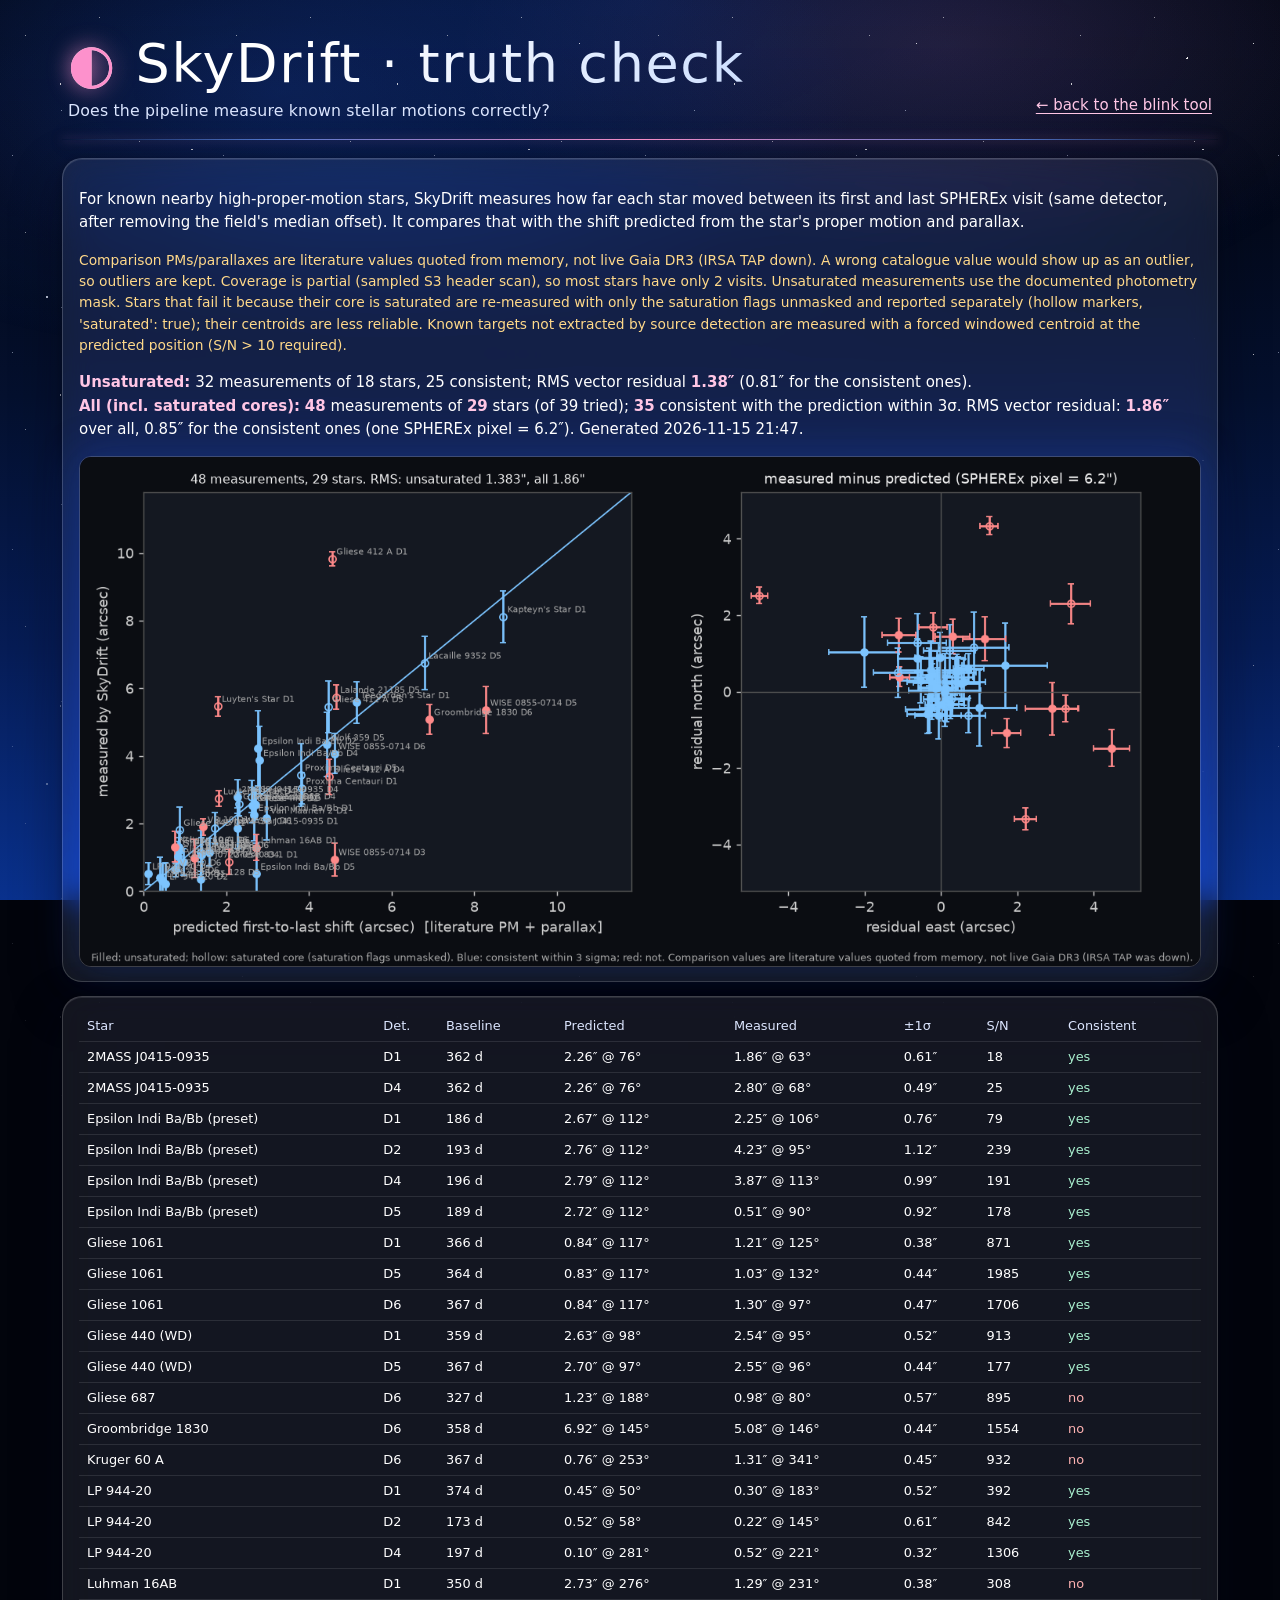
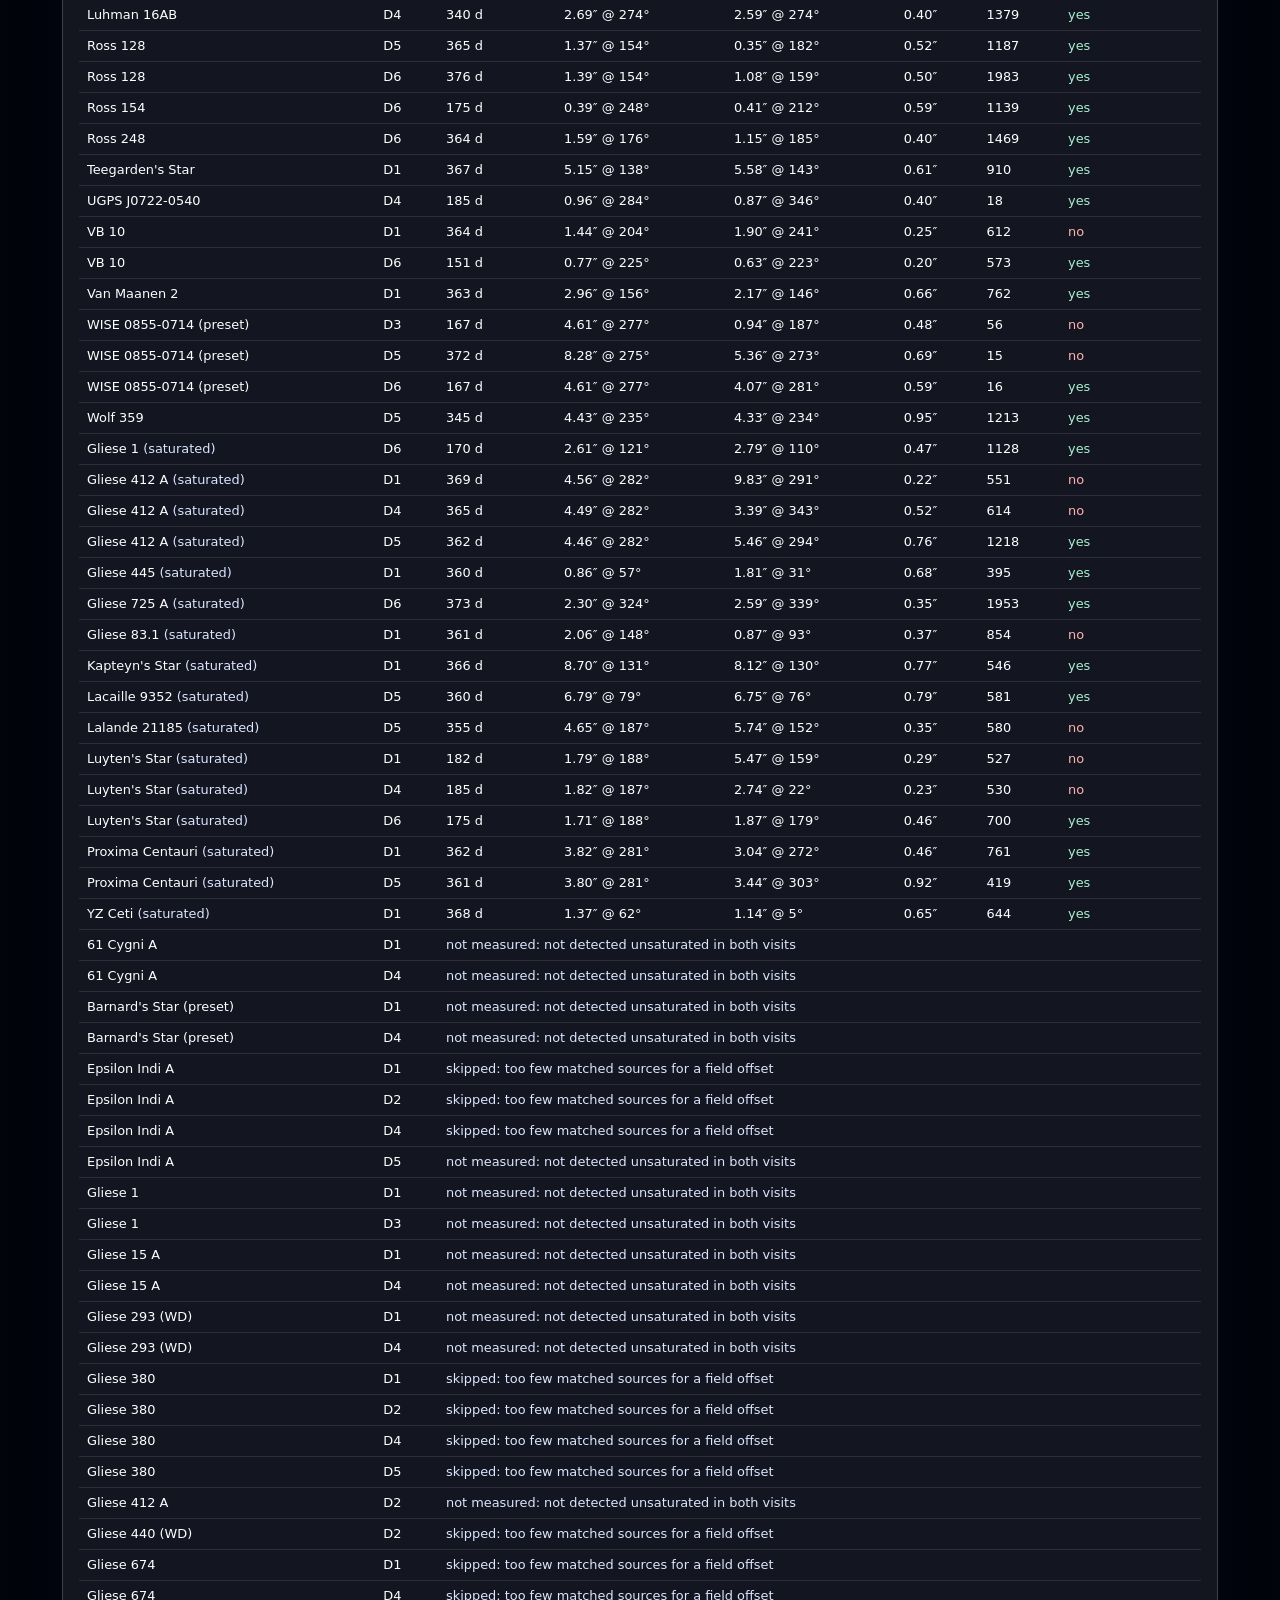
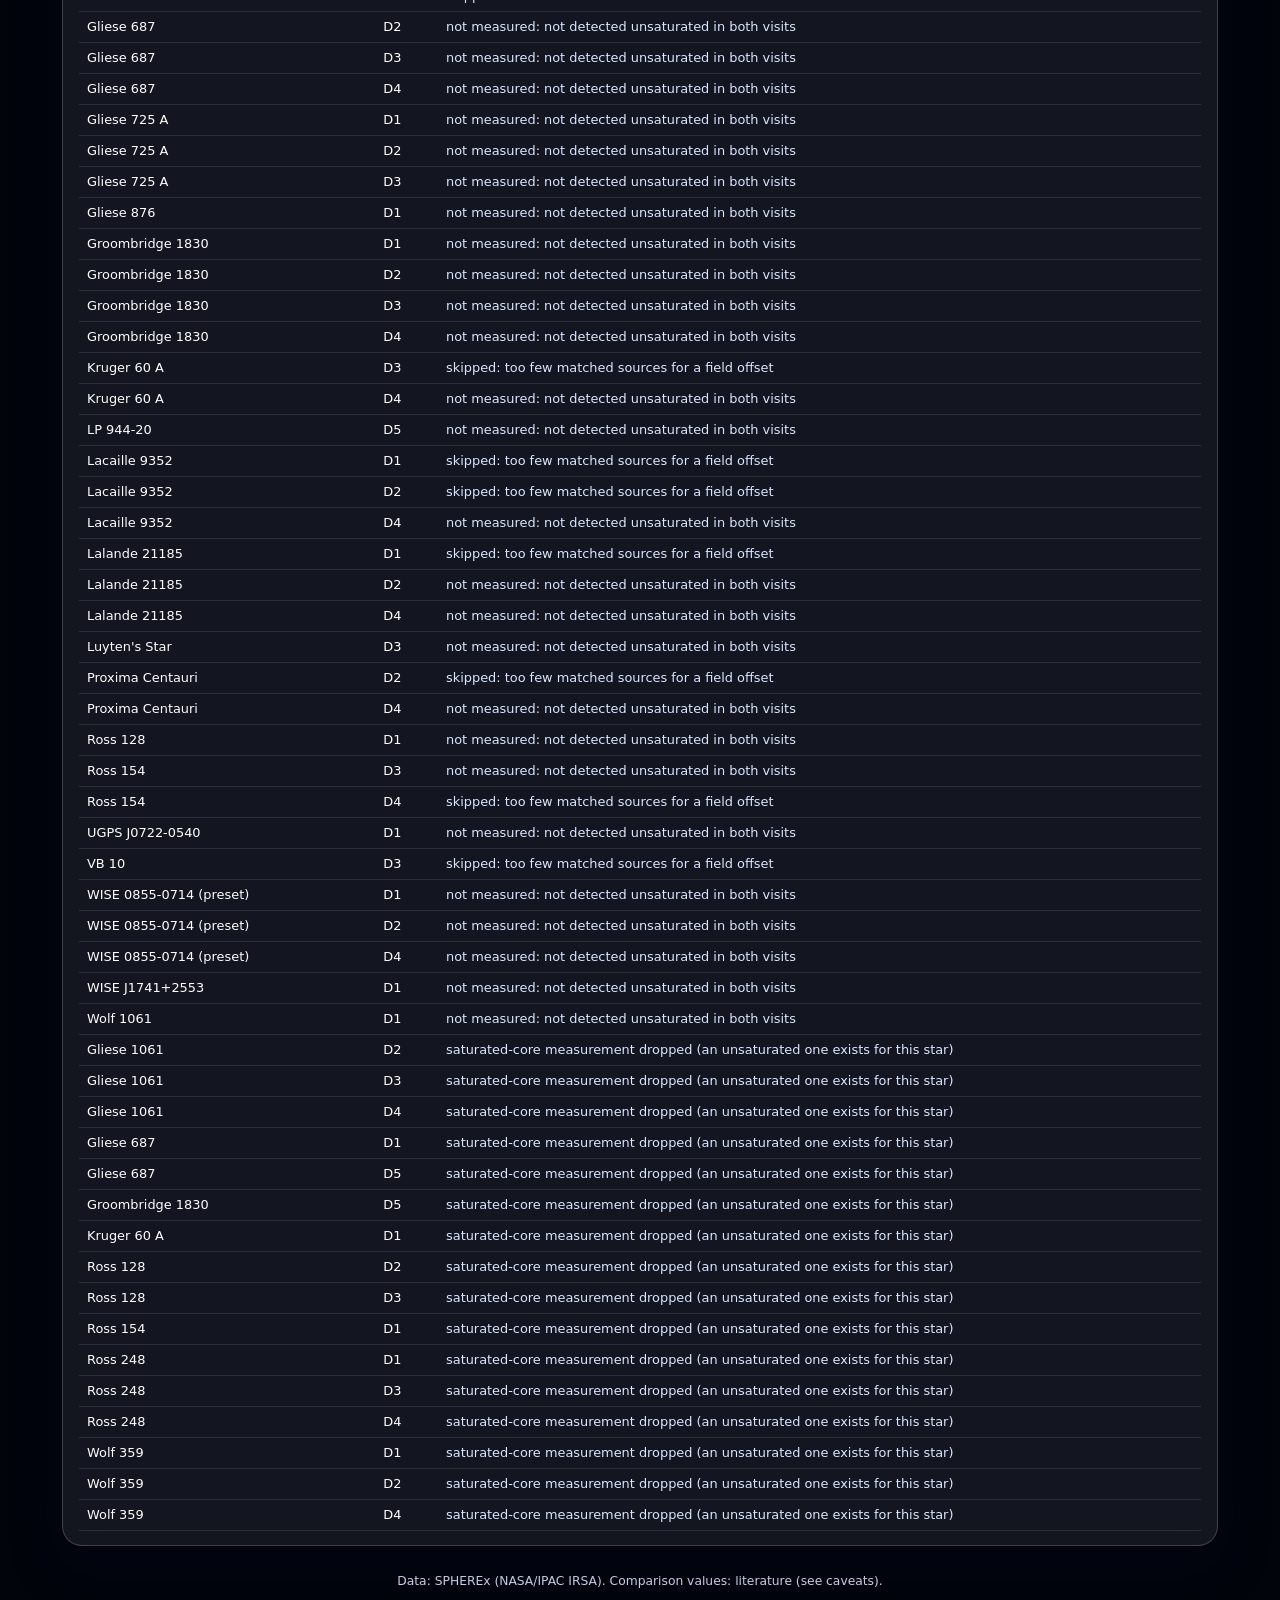
<file: docs/validation.html>
<!doctype html>
<!-- AI-assisted: written with Claude Code (Anthropic). See AI_USAGE.md. -->
<html lang="en">
<head>
<meta charset="utf-8">
<meta name="viewport" content="width=device-width, initial-scale=1">
<title>SkyDrift Validation</title>
<link rel="stylesheet" href="static/style.css">
</head>
<body>
<div class="sky" aria-hidden="true"><div class="nebula"></div><div class="stars s1"></div><div class="stars s2"></div><div class="stars s3"></div></div>
<script>document.addEventListener("visibilitychange", () => document.documentElement.classList.toggle("tab-hidden", document.hidden));</script>
<div class="shell page">
<header class="topbar">
  <div class="titles">
    <h1 class="brand"><span class="logo">◐</span> SkyDrift · truth check</h1>
    <p class="tag">Does the pipeline measure known stellar motions correctly?</p>
  </div>
  <a class="toplink" href="./">← back to the blink tool</a>
</header>
<div class="horizon" aria-hidden="true"></div>
<section class="card">
  <p>For known nearby high-proper-motion stars, SkyDrift measures how far each star moved between its
    first and last SPHEREx visit (same detector, after removing the field's median offset). It compares
    that with the shift predicted from the star's proper motion and parallax.</p>
  <p class="warn" id="caveat"></p>
  <p id="summary"></p>
  <img class="plot" src="static/validation/truth_plot.png" alt="Measured vs predicted shift with 1:1 line, and residual vectors">
</section>
<section class="card wrap">
  <table class="v" id="tbl"></table>
</section>
<footer>Data: SPHEREx (NASA/IPAC IRSA). Comparison values: literature (see caveats).</footer>
</div>
<script src="static/validation.js"></script>
</body>
</html>
</file>
<file: docs/static/style.css>
/* AI-assisted: written with Claude Code (Anthropic). See AI_USAGE.md. */
/* Palette: deep blue #09318D, white #FFFFFF, bubblegum pink #FD91CC (+ derived shades).
   Sky frames (#stage canvas) never transition: blink frames are hard cuts. */
:root {
  --blue: #09318D; --space: #02040C;
  --blue-950: #020b26; --blue-900: #04174a; --blue-800: #06226b; --blue-700: #09318D;
  --blue-600: #1a46b0; --blue-400: #5b84e0; --blue-200: #c9d8ff;
  --white: #FFFFFF; --text: #FFFFFF; --muted: #dce6ff;
  --pink: #FD91CC; --pink-light: #FEB2DA; --pink-deep: #f46fb6; --pink-text: #ffc6e5;
  --ink: #09318D;                                   /* text on pink */
  --glass: rgba(255, 255, 255, 0.075); --glass-strong: rgba(255, 255, 255, 0.12);
  --glass-dark: rgba(2, 11, 38, 0.55);
  --line: rgba(255, 255, 255, 0.18); --line-soft: rgba(255, 255, 255, 0.10);
  --warn: #ffd98a; --err: #ffb3b3; --ok: #a9f0cf;
  --radius: 20px; --radius-sm: 12px;
  --t: 200ms cubic-bezier(.2, .7, .2, 1);
  --shadow: 0 18px 50px rgba(1, 6, 24, 0.45), 0 2px 8px rgba(1, 6, 24, 0.25);
}
* { box-sizing: border-box; }
[hidden] { display: none !important; }
html { min-height: 100%; background: #02040C; }
html, body { margin: 0; color: var(--text);
  font: 15px/1.55 system-ui, -apple-system, "Segoe UI", Roboto, sans-serif; }
body {
  min-height: 100vh; position: relative; overflow-x: hidden;
  background: linear-gradient(180deg, var(--space) 0%, #030817 20%, #04102e 44%, #061c55 72%, var(--blue-700) 100%) fixed;
}
/* Deep-space backdrop: nebula + three star depths, densest at the top. CSS only. */
.sky { position: absolute; inset: 0 0 auto 0; height: 1150px; overflow: hidden; pointer-events: none; z-index: 0;
  -webkit-mask-image: linear-gradient(#000 0%, rgba(0,0,0,.85) 35%, transparent 100%);
          mask-image: linear-gradient(#000 0%, rgba(0,0,0,.85) 35%, transparent 100%); }
.nebula { position: absolute; inset: 0;
  background:
    radial-gradient(820px 380px at 22% 8%, rgba(26, 70, 176, .34), transparent 70%),
    radial-gradient(700px 320px at 74% 4%, rgba(253, 145, 204, .12), transparent 70%),
    radial-gradient(1100px 520px at 50% 0%, rgba(9, 49, 141, .40), transparent 72%); }
.stars { position: absolute; inset: 0; will-change: opacity; }
.s1 { background-size: 211px 197px; opacity: .55; background-image:
  radial-gradient(0.8px 0.8px at 12% 18%, #fff 60%, transparent 61%), radial-gradient(0.8px 0.8px at 47% 9%, #fff 60%, transparent 61%),
  radial-gradient(0.8px 0.8px at 83% 31%, #fff 60%, transparent 61%), radial-gradient(0.8px 0.8px at 29% 56%, #dfe8ff 60%, transparent 61%),
  radial-gradient(0.8px 0.8px at 66% 72%, #fff 60%, transparent 61%), radial-gradient(0.8px 0.8px at 91% 88%, #fff 60%, transparent 61%),
  radial-gradient(0.8px 0.8px at 6% 79%, #dfe8ff 60%, transparent 61%), radial-gradient(0.8px 0.8px at 55% 41%, #fff 60%, transparent 61%); }
.s2 { background-size: 337px 311px; opacity: .8; animation: twinkle 9s ease-in-out infinite; background-image:
  radial-gradient(1.2px 1.2px at 18% 27%, #fff 60%, transparent 61%), radial-gradient(1.2px 1.2px at 72% 14%, #fff 60%, transparent 61%),
  radial-gradient(1.2px 1.2px at 39% 77%, #cfe0ff 60%, transparent 61%), radial-gradient(1.2px 1.2px at 88% 63%, #fff 60%, transparent 61%),
  radial-gradient(1.2px 1.2px at 57% 48%, #fff 60%, transparent 61%); }
.s3 { background-size: 523px 487px; opacity: .95; animation: twinkle 13s ease-in-out -4s infinite; background-image:
  radial-gradient(1.8px 1.8px at 27% 12%, #fff 55%, transparent 60%), radial-gradient(1.6px 1.6px at 81% 39%, #ffe3f2 55%, transparent 60%),
  radial-gradient(1.8px 1.8px at 9% 61%, #e6efff 55%, transparent 60%), radial-gradient(1.5px 1.5px at 63% 84%, #fff 55%, transparent 60%); }
@keyframes twinkle { 0%, 100% { opacity: .9; } 50% { opacity: .35; } }
html.tab-hidden .stars { animation-play-state: paused; }
.shell { position: relative; z-index: 1; }
.shell { max-width: 1560px; margin: 0 auto; padding: 18px 22px 40px; }
a { color: var(--pink-text); text-decoration-thickness: 1px; text-underline-offset: 3px; transition: color var(--t); }
a:hover { color: var(--white); }
.pink { color: var(--pink); }

/* Hero header */
.topbar { display: flex; flex-wrap: wrap; align-items: flex-end; justify-content: space-between; gap: 6px 18px; margin: 18px 6px 0; }
.titles { min-width: 0; }
.topbar .brand { margin: 0; font-size: clamp(2.4rem, 5vw, 3.6rem); font-weight: 200; letter-spacing: .03em; line-height: 1.05;
  background: linear-gradient(100deg, #ffffff 0%, #ffffff 35%, #cfe0ff 100%); -webkit-background-clip: text; background-clip: text;
  color: transparent; }
.topbar .logo { -webkit-text-fill-color: var(--pink); color: var(--pink); text-shadow: 0 0 22px rgba(253, 145, 204, .7); font-weight: 300; }
.topbar .tag { margin: 6px 0 0; color: var(--muted); font-weight: 300; font-size: 1.05rem; letter-spacing: .01em; }
.toplink { font-weight: 500; margin-bottom: 6px; }
.horizon { height: 1px; margin: 16px 0 18px;
  background: linear-gradient(90deg, transparent 0%, rgba(91, 132, 224, .9) 18%, var(--pink) 50%, rgba(91, 132, 224, .9) 82%, transparent 100%);
  box-shadow: 0 0 10px rgba(253, 145, 204, .55), 0 0 26px rgba(91, 132, 224, .45); }
h3 { font-weight: 400; font-size: 1.12rem; margin: 0 0 6px; letter-spacing: .01em; }
b, strong { color: var(--white); font-weight: 600; }

/* Glass surfaces */
.glass, .card {
  background: var(--glass); border: 1px solid var(--line);
  -webkit-backdrop-filter: blur(16px) saturate(150%); backdrop-filter: blur(16px) saturate(150%);
  box-shadow: var(--shadow), inset 0 1px 0 rgba(255, 255, 255, .10);
  transition: background-color var(--t), border-color var(--t), box-shadow var(--t);
}
.card { border-radius: var(--radius); padding: 14px 16px; margin: 0 0 14px; }
.pillbar { display: flex; flex-wrap: wrap; align-items: center; gap: 8px 10px; padding: 8px 10px;
  border-radius: 999px; margin-bottom: 10px; }
.pillbar label, .posbar label, .player label { font-size: .86rem; color: var(--muted); display: flex; gap: 6px; align-items: center; }
.divider { width: 1px; align-self: stretch; background: var(--line); margin: 4px 2px; }
.posbar { border-radius: var(--radius); padding: 10px 14px; margin-bottom: 16px; }
.presets { display: flex; flex-wrap: wrap; gap: 6px; }

/* Controls */
button, select, input, textarea {
  font: inherit; color: var(--text); background: var(--glass-strong);
  border: 1px solid var(--line); border-radius: 999px; padding: 6px 13px;
  transition: background-color var(--t), border-color var(--t), color var(--t), box-shadow var(--t), transform 150ms ease;
}
textarea { border-radius: var(--radius-sm); }
select { padding-right: 8px; }
select option { background: var(--blue-800); color: var(--white); }
button { cursor: pointer; }
button:hover { border-color: var(--pink); background: rgba(253, 145, 204, .16); }
button:active { transform: translateY(1px); }
button.on, button.primary {
  background: linear-gradient(135deg, var(--pink-light) 0%, var(--pink) 100%);   /* ink contrast >= 5.5:1 everywhere */
  border-color: transparent; color: var(--ink); font-weight: 650;
  box-shadow: 0 6px 20px rgba(253, 145, 204, .35);
}
button.on:hover, button.primary:hover { filter: brightness(1.06); box-shadow: 0 8px 26px rgba(253, 145, 204, .5); }
:focus-visible { outline: 2px solid var(--pink); outline-offset: 2px; }
input:focus, select:focus, textarea:focus { border-color: var(--pink); box-shadow: 0 0 0 3px rgba(253, 145, 204, .28); outline: none; }
input:disabled, button:disabled { opacity: .55; cursor: not-allowed; }
input[type="range"] { accent-color: var(--pink); padding: 0; background: transparent; border: 0; box-shadow: none; }
input[type="checkbox"] { accent-color: var(--pink); }
form { display: flex; flex-wrap: wrap; gap: 8px 10px; align-items: end; }
form label { flex-direction: column; align-items: flex-start !important; gap: 3px !important; }
form input { width: 12em; } #fov { width: 5.5em; }
#progress { display: flex; align-items: center; gap: 10px; margin-top: 10px; }
.bar { flex: 1; height: 8px; background: rgba(255, 255, 255, .14); border-radius: 999px; overflow: hidden; }
#pbar { height: 100%; width: 0; background: linear-gradient(90deg, var(--pink-light), var(--pink-deep)); transition: width .3s ease; }
#ptext { font-size: .86rem; color: var(--muted); min-width: 10em; }
.fine { color: var(--muted); font-size: .9rem; margin: 8px 0 0; }
.warn { color: var(--warn); font-size: .92rem; margin: 8px 0 0; }
.err { color: var(--err); margin: 8px 0 0; }
code { font-size: .85em; background: rgba(2, 11, 38, .45); padding: 1px 6px; border-radius: 6px; color: var(--white); }

/* Layout: two balanced columns above ~1000px; the left column is as wide as the sky image. */
.layout { display: grid; grid-template-columns: 1fr; gap: 22px; --sky-w: clamp(420px, calc(100vh - 420px), 900px); }
@media (min-width: 1000px) {
  .layout { grid-template-columns: minmax(0, var(--sky-w)) minmax(360px, 1fr); justify-content: center; align-items: start; }
  .col-right { position: sticky; top: 14px; max-height: calc(100vh - 28px); overflow-y: auto; padding-right: 2px; }
}
.col-left { min-width: 0; display: flex; flex-direction: column; align-items: center; }
/* Sky image hero: dark frame with a soft pink/blue glow. */
.stage-wrap {
  position: relative; width: 100%; max-width: 100%; min-width: 260px;
  aspect-ratio: 1; margin: 0 auto; background: #000; border-radius: 22px; overflow: hidden; touch-action: none;
  border: 1px solid rgba(255, 255, 255, .22);
  box-shadow: 0 0 0 6px rgba(2, 11, 38, .55), 0 0 60px rgba(253, 145, 204, .22), 0 0 120px rgba(26, 70, 176, .45), var(--shadow);
}
#stage { width: 100%; height: 100%; display: block; image-rendering: pixelated; cursor: grab;
  transition: none !important; animation: none !important; }   /* hard cuts only */
.overlay { position: absolute; left: 0; right: 0; top: 0; padding: 8px 12px; font-size: .88rem; color: #fff;
  background: linear-gradient(rgba(2, 8, 30, .88), rgba(2, 8, 30, 0)); pointer-events: none;
  font-variant-numeric: tabular-nums; text-shadow: 0 1px 2px #000; }
.player { display: flex; flex-wrap: wrap; align-items: center; gap: 8px; padding: 8px 10px; border-radius: 999px;
  margin: 14px 0 10px; width: 100%; }
#scrub { flex: 1; min-width: 110px; }
.speed input { width: 76px; }
.legend { display: flex; flex-wrap: wrap; gap: 4px 14px; font-size: .82rem; color: var(--muted);
  padding: 10px 14px; border-radius: var(--radius-sm); margin: 0; width: 100%; }
.legend .sw { display: inline-block; width: 12px; height: 12px; border: 1px solid #fff; margin-right: 6px; vertical-align: -1px; }
.legend .ring { display: inline-block; width: 11px; height: 11px; border: 2px solid; border-radius: 50%; margin-right: 6px; vertical-align: -2px; }
.legend .ring-pink { border-color: var(--pink); }

.staticnote { display: flex; flex-wrap: wrap; align-items: baseline; gap: 4px 10px; margin-top: 8px; }
.staticnote > .fine { margin: 0; }
.inline-details > summary { display: inline; font-size: .88rem; color: var(--pink-text); list-style: none; }
.inline-details > summary::-webkit-details-marker { display: none; }
.inline-details > summary::after { content: " ▾"; }
.inline-details[open] > summary::after { content: " ▴"; }
.inline-details[open] { flex-basis: 100%; }

/* Right column panels */
.meta { font-size: .88rem; font-variant-numeric: tabular-nums; }
.meta:empty { display: none; }
.meta table { border-collapse: collapse; width: 100%; }
.meta td { padding: 4px 6px; border-bottom: 1px solid var(--line-soft); vertical-align: top; }
.meta td:first-child { color: var(--muted); white-space: nowrap; width: 10.5em; }
.meta .ids { word-break: break-all; color: var(--muted); }
#cands .c { padding: 7px 9px; border-radius: var(--radius-sm); cursor: pointer; border: 1px solid transparent;
  transition: border-color var(--t), background-color var(--t); }
#cands .c:hover, #cands .c.sel { border-color: var(--pink); background: rgba(253, 145, 204, .10); }
#cands .tag { display: inline-block; font-size: .76rem; padding: 1px 8px; border-radius: 999px; margin-right: 6px;
  background: linear-gradient(135deg, var(--pink-light), var(--pink)); color: var(--ink); font-weight: 600; }
#cands .tag.var { background: rgba(255, 217, 138, .9); color: #3a2600; }
#cands .tag.bad { background: rgba(255, 255, 255, .16); color: var(--muted); font-weight: 500; }
#spec .fine { margin-top: 2px; }
#specplot, #lcplot { width: 100%; height: auto; display: block; margin-top: 10px; background: #0e1118;
  border-radius: var(--radius-sm); border: 1px solid var(--line); }
summary { cursor: pointer; font-weight: 400; font-size: 1.02rem; transition: color var(--t); }
summary:hover { color: var(--pink-text); }
ol { margin: 10px 0 4px 1.1em; padding: 0; } li { margin: 4px 0; }
.embedrow { display: flex; flex-wrap: wrap; gap: 8px; align-items: center; margin: 0 0 14px; }
#embedcode { width: 100%; min-height: 3.5em; font: 12px monospace; }
footer { color: var(--muted); font-size: .82rem; margin-top: 26px; text-align: center; }

/* Validation page */
.page { max-width: 1200px; margin: 0 auto; }
table.v { border-collapse: collapse; width: 100%; font-size: .86rem; font-variant-numeric: tabular-nums; }
table.v th, table.v td { padding: 5px 8px; border-bottom: 1px solid var(--line-soft); text-align: left; }
table.v th { color: var(--muted); font-weight: 500; }
.ok { color: var(--ok); } .no { color: var(--err); } .na { color: var(--muted); }
img.plot { width: 100%; border-radius: var(--radius-sm); border: 1px solid var(--line); display: block;
  box-shadow: 0 0 40px rgba(26, 70, 176, .35); }
.wrap { overflow-x: auto; }
#summary b { color: var(--pink-text); }

/* Embed mode */
body.embed { background: #000; }
body.embed .sky, body.embed .horizon { display: none; }
body.embed .shell { padding: 0; max-width: none; }
body.embed .topbar, body.embed .controls, body.embed footer, body.embed .col-right, body.embed .legend { display: none !important; }
body.embed .layout { grid-template-columns: 1fr; }
body.embed .stage-wrap { max-width: none; border-radius: 0; border: 0; box-shadow: none; }

/* Phones */
@media (max-width: 640px) {
  .shell { padding: 12px 12px 30px; }
  .topbar .brand { font-size: 1.7rem; }
  .pillbar, .player { border-radius: 22px; }
  .divider { display: none; }
  form input { width: 100%; } form label { flex: 1 1 45%; }
  .speed input { width: 60px; }
  .card { padding: 12px 13px; border-radius: 16px; }
  .meta td:first-child { width: auto; white-space: normal; }
  .stage-wrap, .player, .legend { max-width: 100%; }
}
@media (prefers-reduced-motion: reduce) {
  .stars { animation: none !important; }
  *, *::before, *::after { transition: none !important; animation: none !important; scroll-behavior: auto !important; }
}
@supports not ((backdrop-filter: blur(1px)) or (-webkit-backdrop-filter: blur(1px))) {
  .glass, .card { background: rgba(4, 23, 74, .82); }
}
</file>
